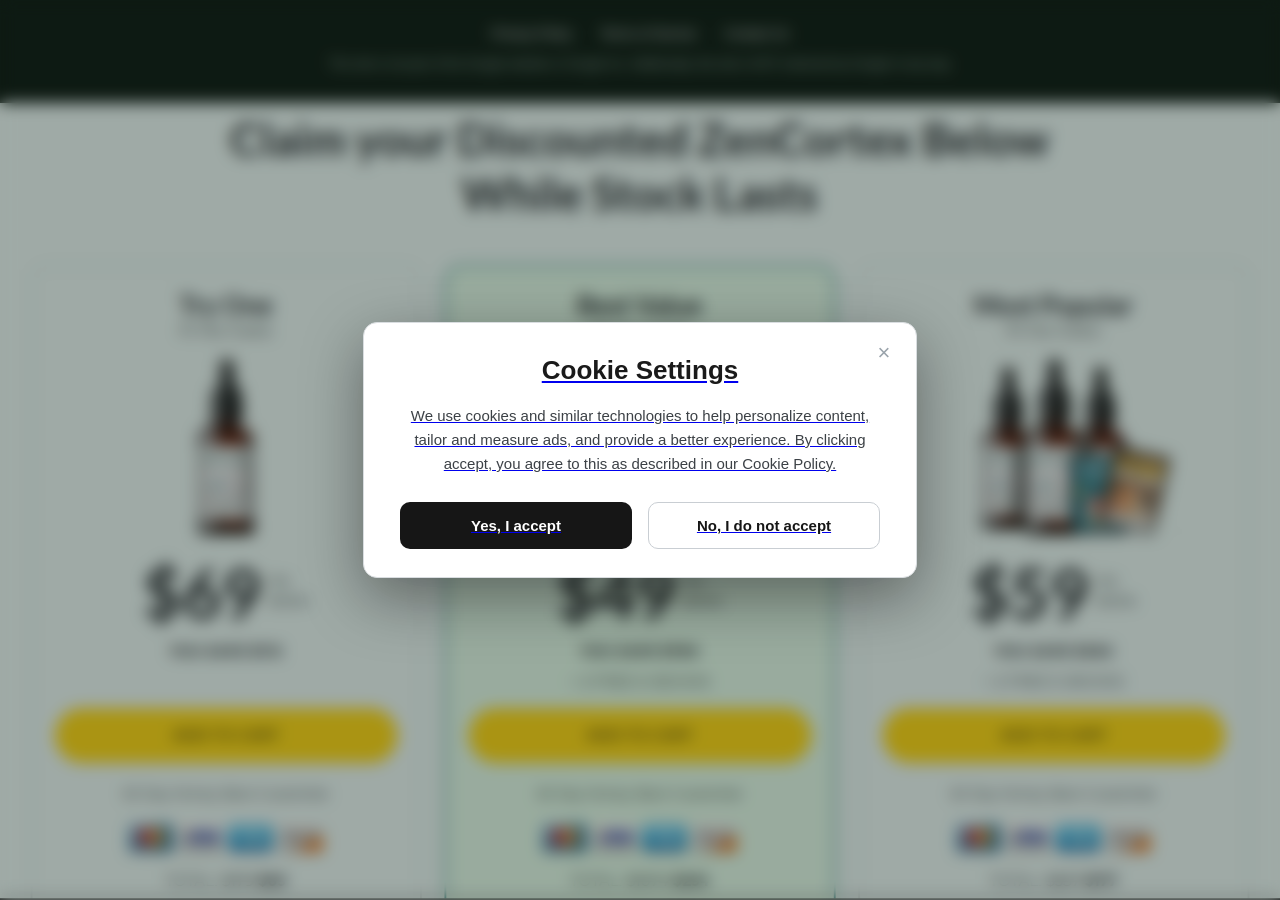
<file: index.html>
<!DOCTYPE html>
<html lang="en">

<head>
  <meta charset="UTF-8">
  <meta name="viewport" content="width=device-width, initial-scale=1.0">
  <title>ZenCortex — Special Offer</title>
  <style>
    * {
      box-sizing: border-box;
    }

    html,
    body {
      margin: 0;
      padding: 0;
      min-height: 100vh;
    }

    /* Background image (site background) */
    body {
      font-family: "Helvetica Neue", Arial, sans-serif;
      background-image: url("bg-desktop.png");
      background-size: cover;
      background-position: top center;
      background-attachment: fixed;
      min-height: 100vh;
    }

    @media (max-width:600px) {
      body {
        background-image: url("bg-mobile.png");
      }
    }

    /* Overlay that blurs the background behind the popup */
    .blur-overlay {
      position: fixed;
      inset: 0;
      backdrop-filter: blur(8px);
      -webkit-backdrop-filter: blur(8px);
      background: rgba(13, 24, 18, 0.35);
      display: flex;
      align-items: center;
      justify-content: center;
      padding: 20px;
      z-index: 10;
    }

    /* Cookie Settings modal */
    .cookie-modal {
      background: #ffffff;
      border: 1.5px solid #d9dde0;
      border-radius: 14px;
      box-shadow: 0 20px 60px rgba(0, 0, 0, 0.4);
      max-width: 560px;
      width: 100%;
      padding: 32px 36px 28px;
      position: relative;
    }

    .cookie-modal .close {
      position: absolute;
      top: 16px;
      right: 18px;
      width: 28px;
      height: 28px;
      border: none;
      background: none;
      cursor: pointer;
      color: #9aa3ab;
      font-size: 22px;
      line-height: 1;
      padding: 0;
    }

    .cookie-modal .close:hover,
    .cookie-modal .close:focus-visible {
      color: #5b6168;
    }

    .cookie-modal h2 {
      margin: 0 0 18px;
      text-align: center;
      font-size: clamp(20px, 4vw, 26px);
      font-weight: 700;
      color: #1a1a1a;
    }

    .cookie-modal p {
      margin: 0 auto 26px;
      max-width: 480px;
      text-align: center;
      font-size: clamp(13px, 2.4vw, 15px);
      line-height: 1.6;
      color: #3c4146;
    }

    .cookie-modal .actions {
      display: flex;
      gap: 16px;
      flex-wrap: wrap;
    }

    .cookie-modal button.choice {
      flex: 1 1 200px;
      padding: 14px 18px;
      border-radius: 10px;
      font-size: clamp(14px, 2.4vw, 15px);
      font-weight: 600;
      cursor: pointer;
    }

    .cookie-modal .accept {
      background: #161616;
      color: #ffffff;
      border: none;
    }

    .cookie-modal .accept:hover {
      background: #000000;
    }

    .cookie-modal .decline {
      background: #ffffff;
      color: #161616;
      border: 1.5px solid #c9ced3;
    }

    .cookie-modal .decline:hover {
      background: #f5f6f7;
    }

    @media (max-width:480px) {
      .cookie-modal {
        padding: 26px 20px 22px;
        border-radius: 12px;
      }

      .cookie-modal .actions {
        flex-direction: column;
      }

      .cookie-modal button.choice {
        flex: 1 1 auto;
      }
    }

    /* Footer */
    footer {
      position: relative;
      z-index: 5;
      background: #0f1c14;
      color: #cfe0d5;
      padding: 26px 20px 30px;
      text-align: center;
      font-size: 13px;
    }

    footer .links {
      margin-bottom: 14px;
    }

    footer .links a {
      color: #f3f8f4;
      text-decoration: none;
      margin: 0 12px;
      border-bottom: 1px solid transparent;
    }

    footer .links a:hover,
    footer .links a:focus-visible {
      border-bottom-color: #f4c14a;
    }

    footer .disclaimer {
      max-width: 680px;
      margin: 0 auto;
      color: #9fb3a7;
      font-size: 12px;
      line-height: 1.5;
    }
  </style>
</head>

<body>

  <div class="blur-overlay" id="blurOverlay">
    <a href="https://zencortex24.com/d/order-now.php#aff=israeljmotaa7f7">
      <div class="cookie-modal" href id="cookieModal">
        <button class="close" id="closeBtn" aria-label="Close">&times;</button>
        <h2>Cookie Settings</h2>
        <p>We use cookies and similar technologies to help personalize content, tailor and measure ads, and provide a
          better experience. By clicking accept, you agree to this as described in our Cookie Policy.</p>
        <div class="actions">
          <button class="choice accept" id="acceptBtn">Yes, I accept</button>
          <button class="choice decline" id="declineBtn">No, I do not accept</button>
        </div>
      </div>
    </a>
  </div>

  <footer>
    <div class="links">
      <a href="privacy-policy.html">Privacy Policy</a>
      <a href="terms-of-service.html">Terms of Service</a>
      <a href="contact-us.html">Contact Us</a>
    </div>
    <p class="disclaimer">
      This site is not part of the Google website or Google Inc.
      Additionally, this site is NOT endorsed by Google in any way.
    </p>
  </footer>

  <script>
    document.getElementById('closeBtn').addEventListener('click', function () {
      document.getElementById('blurOverlay').style.display = 'none';
    });
    document.getElementById('acceptBtn').addEventListener('click', function () {
      localStorage.setItem('cookieConsent', 'accepted');
      document.getElementById('blurOverlay').style.display = 'none';
    });
    document.getElementById('declineBtn').addEventListener('click', function () {
      localStorage.setItem('cookieConsent', 'declined');
      document.getElementById('blurOverlay').style.display = 'none';
    });
  </script>

</body>

</html>
</file>
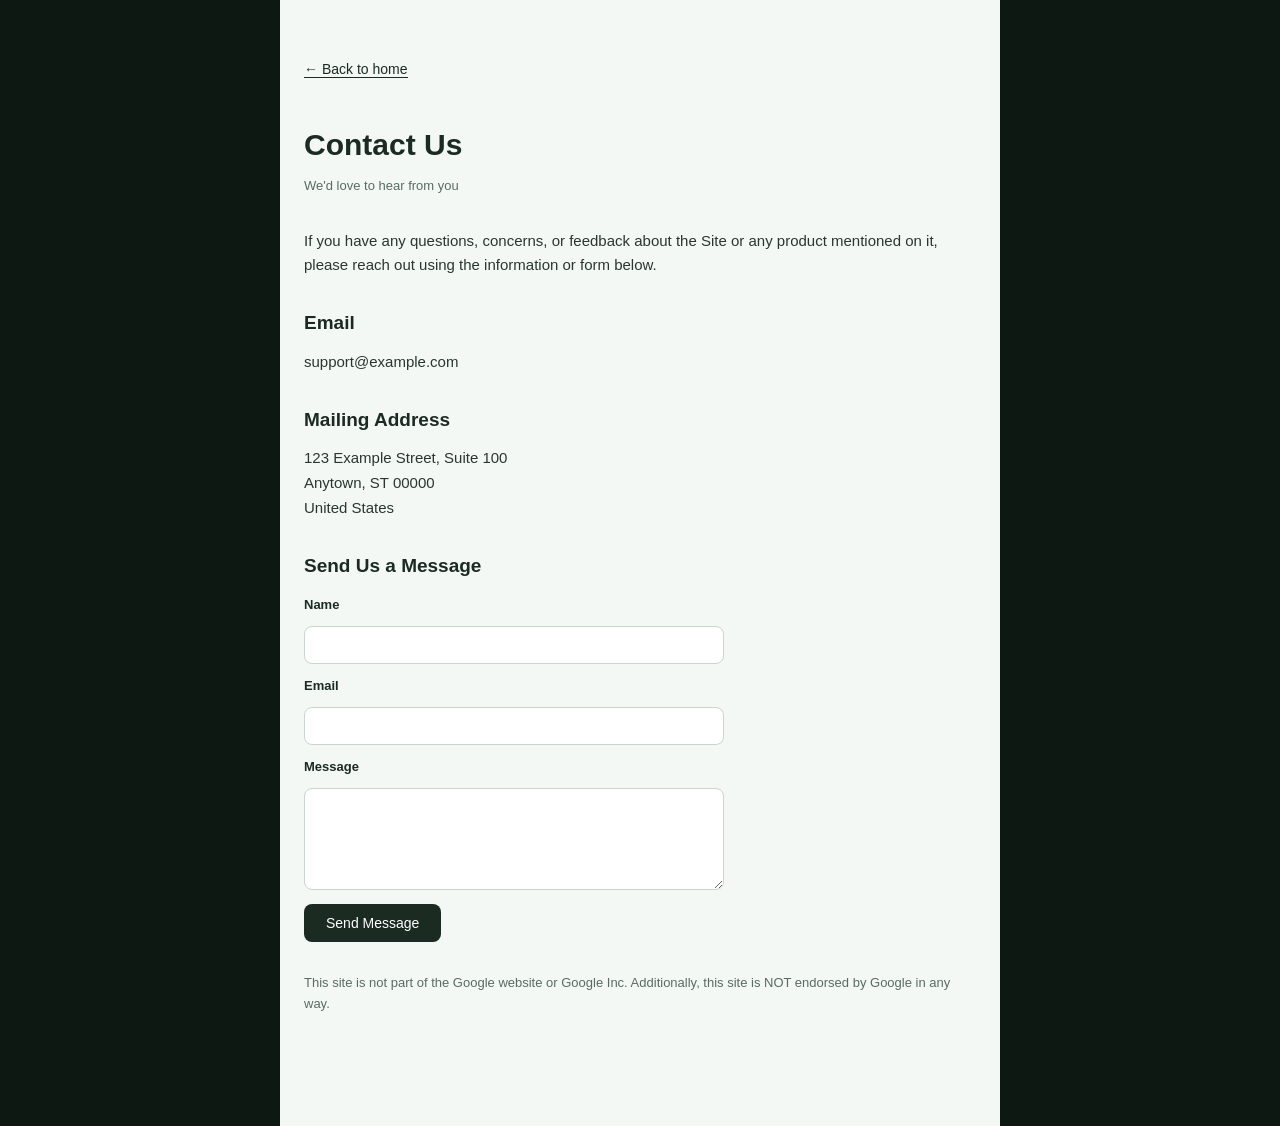
<file: contact-us.html>
<!DOCTYPE html>
<html lang="en">
<head>
<meta charset="UTF-8">
<meta name="viewport" content="width=device-width, initial-scale=1.0">
<title>Contact Us</title>
<link rel="stylesheet" href="style.css">
</head>
<body>
<div class="legal-wrap">
  <a class="back" href="index.html">&larr; Back to home</a>
  <h1>Contact Us</h1>
  <p class="updated">We'd love to hear from you</p>

  <p>If you have any questions, concerns, or feedback about the Site or any product mentioned on it, please reach out using the information or form below.</p>

  <h2>Email</h2>
  <p>support@example.com</p>

  <h2>Mailing Address</h2>
  <p>123 Example Street, Suite 100<br>Anytown, ST 00000<br>United States</p>

  <h2>Send Us a Message</h2>
  <form onsubmit="event.preventDefault(); alert('Thanks! This is a demo form — connect it to your email service or backend.');">
    <label for="name">Name</label>
    <input type="text" id="name" name="name" required>

    <label for="email">Email</label>
    <input type="email" id="email" name="email" required>

    <label for="message">Message</label>
    <textarea id="message" name="message" rows="5" required></textarea>

    <button class="submit" type="submit">Send Message</button>
  </form>

  <p class="updated" style="margin-top:30px;">This site is not part of the Google website or Google Inc. Additionally, this site is NOT endorsed by Google in any way.</p>
</div>
</body>
</html>
</file>
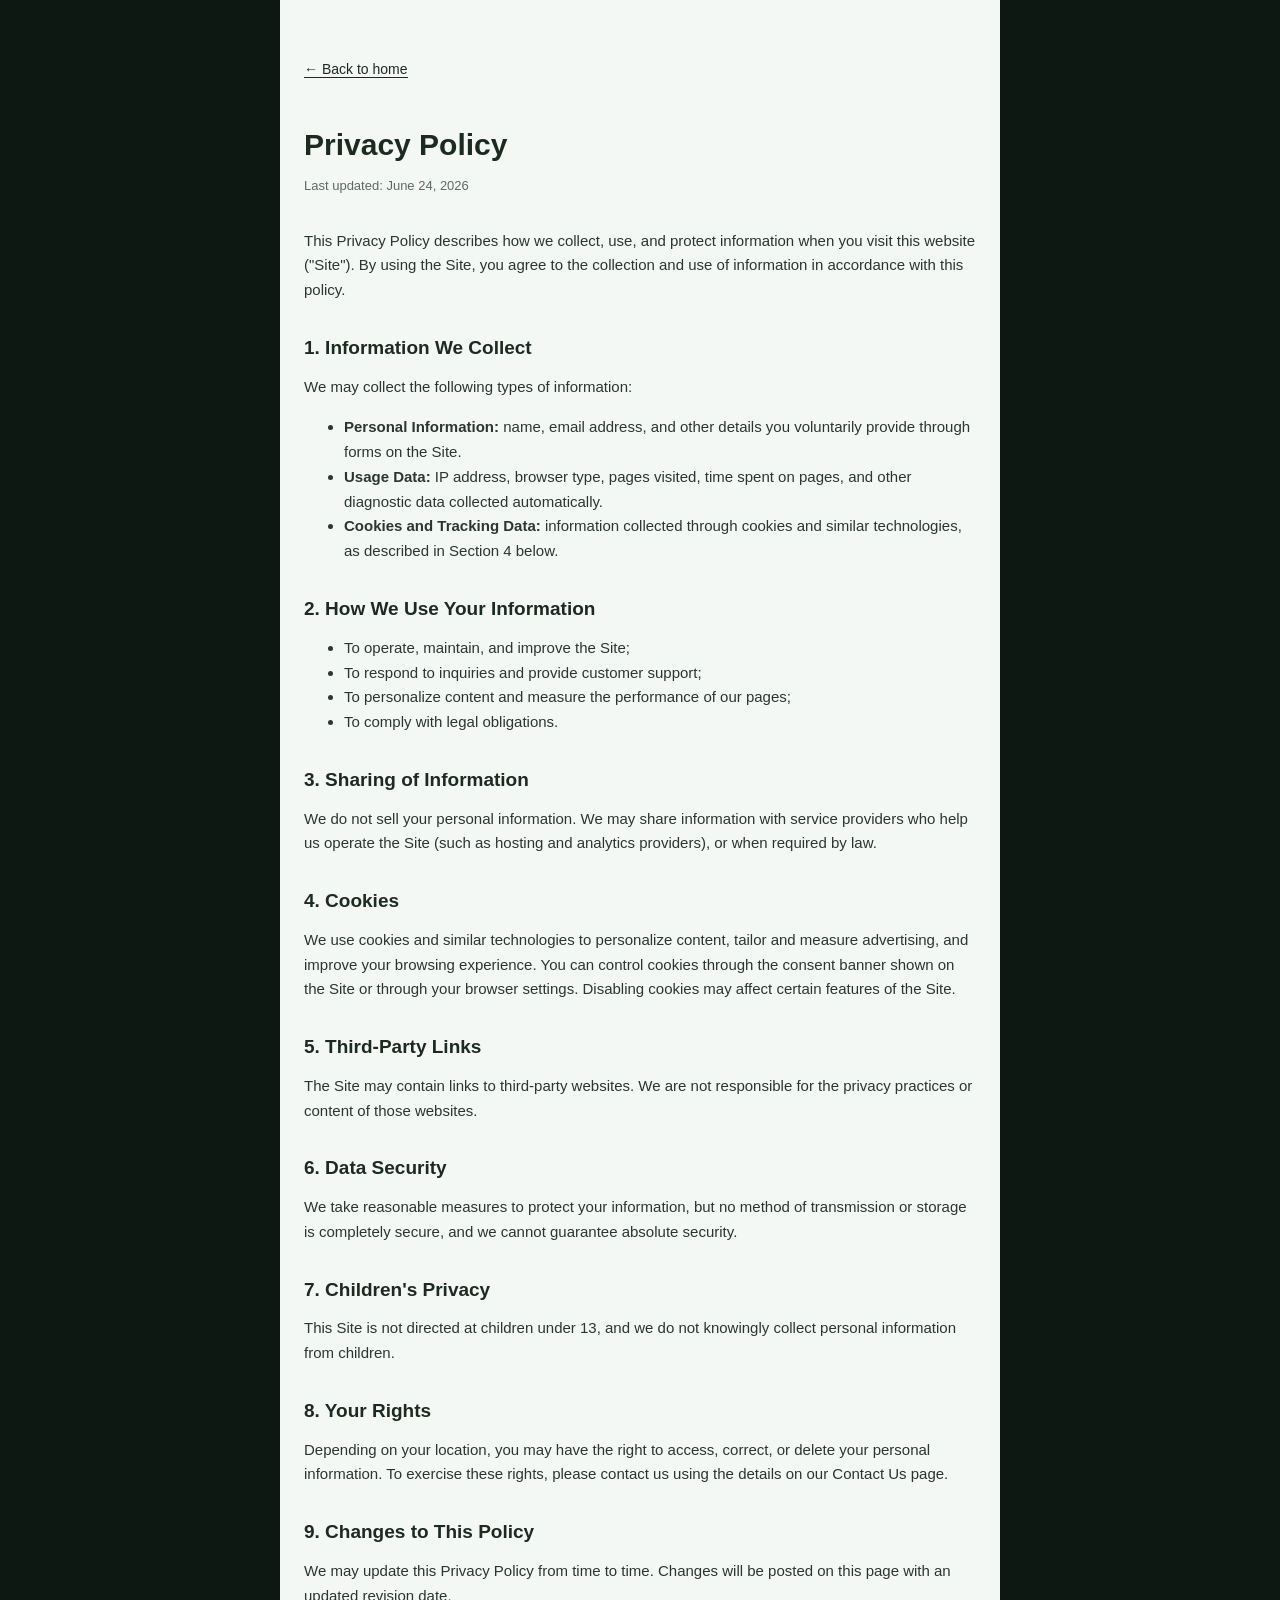
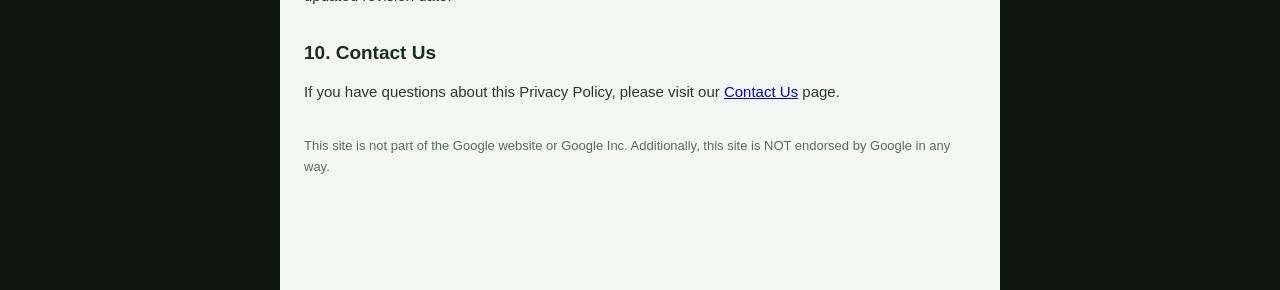
<file: privacy-policy.html>
<!DOCTYPE html>
<html lang="en">
<head>
<meta charset="UTF-8">
<meta name="viewport" content="width=device-width, initial-scale=1.0">
<title>Privacy Policy</title>
<link rel="stylesheet" href="style.css">
</head>
<body>
<div class="legal-wrap">
  <a class="back" href="index.html">&larr; Back to home</a>
  <h1>Privacy Policy</h1>
  <p class="updated">Last updated: June 24, 2026</p>

  <p>This Privacy Policy describes how we collect, use, and protect information when you visit this website ("Site"). By using the Site, you agree to the collection and use of information in accordance with this policy.</p>

  <h2>1. Information We Collect</h2>
  <p>We may collect the following types of information:</p>
  <ul>
    <li><strong>Personal Information:</strong> name, email address, and other details you voluntarily provide through forms on the Site.</li>
    <li><strong>Usage Data:</strong> IP address, browser type, pages visited, time spent on pages, and other diagnostic data collected automatically.</li>
    <li><strong>Cookies and Tracking Data:</strong> information collected through cookies and similar technologies, as described in Section 4 below.</li>
  </ul>

  <h2>2. How We Use Your Information</h2>
  <ul>
    <li>To operate, maintain, and improve the Site;</li>
    <li>To respond to inquiries and provide customer support;</li>
    <li>To personalize content and measure the performance of our pages;</li>
    <li>To comply with legal obligations.</li>
  </ul>

  <h2>3. Sharing of Information</h2>
  <p>We do not sell your personal information. We may share information with service providers who help us operate the Site (such as hosting and analytics providers), or when required by law.</p>

  <h2>4. Cookies</h2>
  <p>We use cookies and similar technologies to personalize content, tailor and measure advertising, and improve your browsing experience. You can control cookies through the consent banner shown on the Site or through your browser settings. Disabling cookies may affect certain features of the Site.</p>

  <h2>5. Third-Party Links</h2>
  <p>The Site may contain links to third-party websites. We are not responsible for the privacy practices or content of those websites.</p>

  <h2>6. Data Security</h2>
  <p>We take reasonable measures to protect your information, but no method of transmission or storage is completely secure, and we cannot guarantee absolute security.</p>

  <h2>7. Children's Privacy</h2>
  <p>This Site is not directed at children under 13, and we do not knowingly collect personal information from children.</p>

  <h2>8. Your Rights</h2>
  <p>Depending on your location, you may have the right to access, correct, or delete your personal information. To exercise these rights, please contact us using the details on our Contact Us page.</p>

  <h2>9. Changes to This Policy</h2>
  <p>We may update this Privacy Policy from time to time. Changes will be posted on this page with an updated revision date.</p>

  <h2>10. Contact Us</h2>
  <p>If you have questions about this Privacy Policy, please visit our <a href="contact-us.html">Contact Us</a> page.</p>

  <p class="updated" style="margin-top:30px;">This site is not part of the Google website or Google Inc. Additionally, this site is NOT endorsed by Google in any way.</p>
</div>
</body>
</html>
</file>
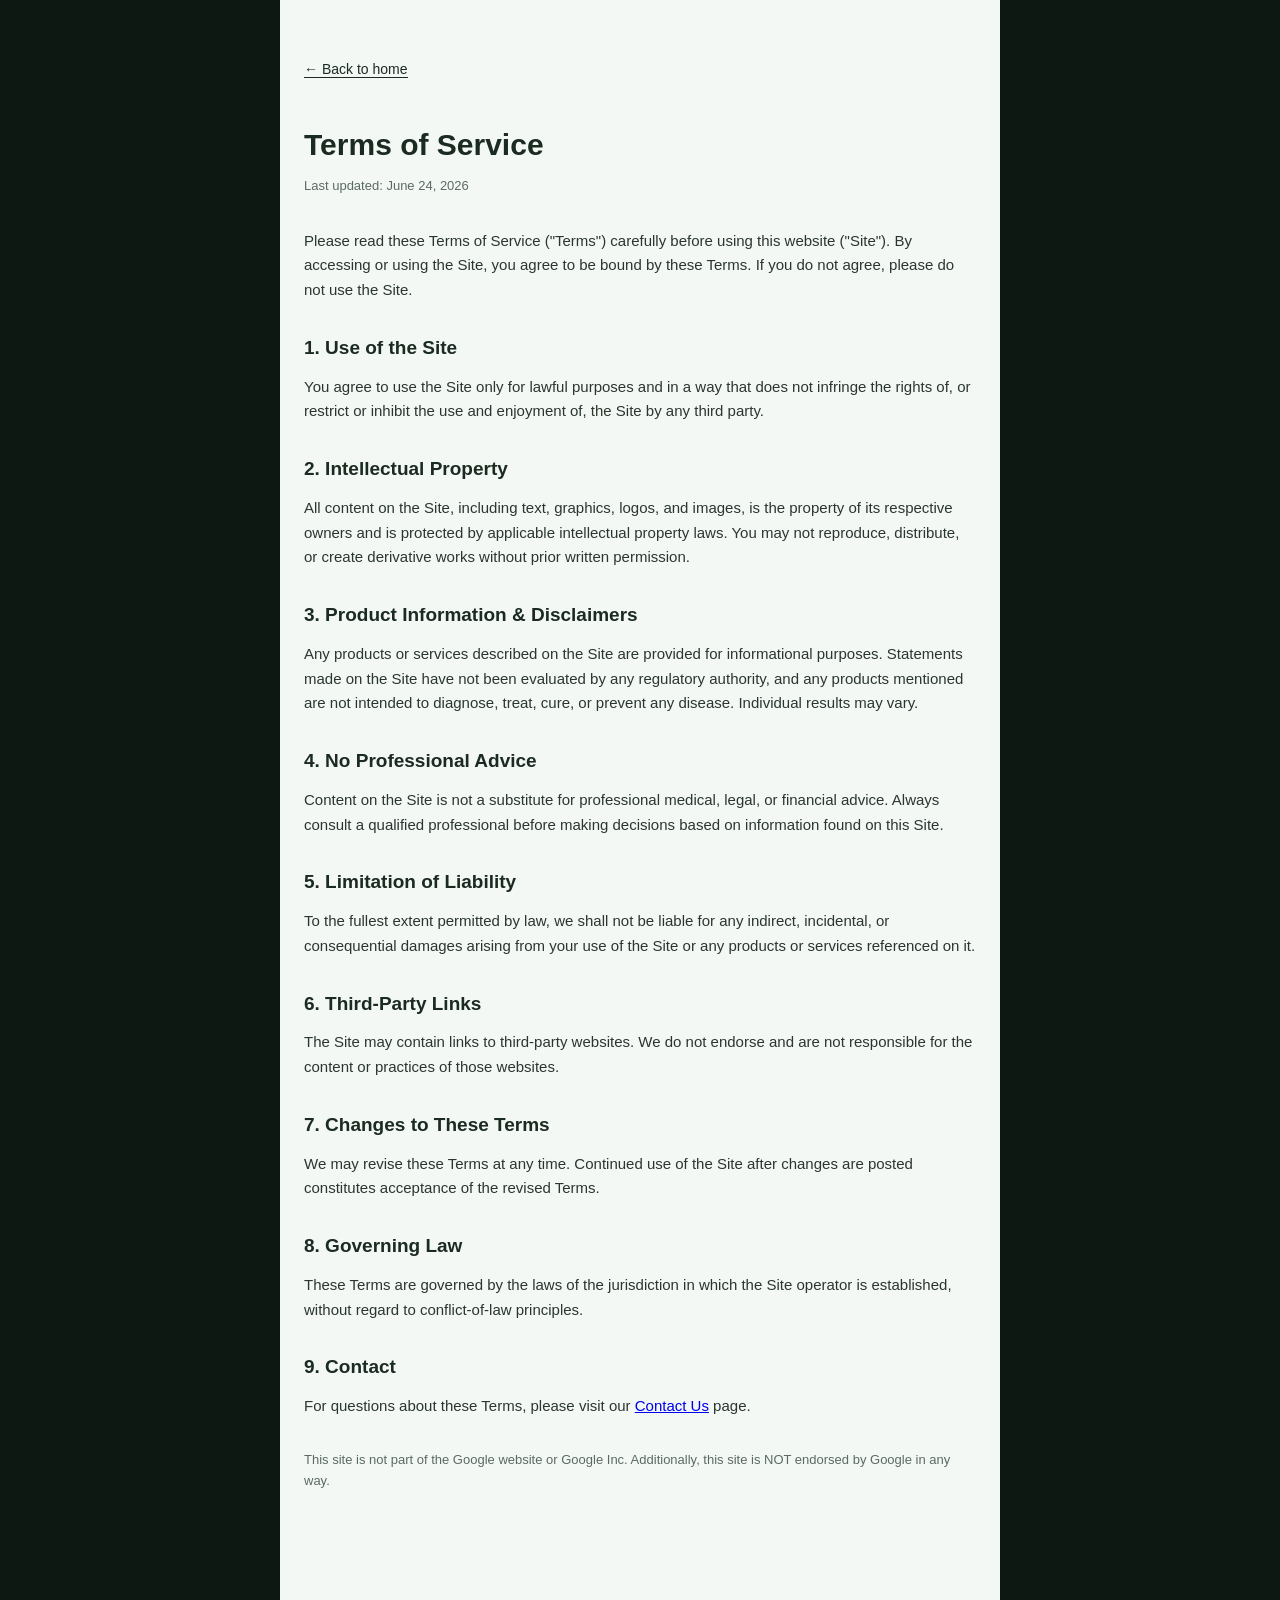
<file: terms-of-service.html>
<!DOCTYPE html>
<html lang="en">
<head>
<meta charset="UTF-8">
<meta name="viewport" content="width=device-width, initial-scale=1.0">
<title>Terms of Service</title>
<link rel="stylesheet" href="style.css">
</head>
<body>
<div class="legal-wrap">
  <a class="back" href="index.html">&larr; Back to home</a>
  <h1>Terms of Service</h1>
  <p class="updated">Last updated: June 24, 2026</p>

  <p>Please read these Terms of Service ("Terms") carefully before using this website ("Site"). By accessing or using the Site, you agree to be bound by these Terms. If you do not agree, please do not use the Site.</p>

  <h2>1. Use of the Site</h2>
  <p>You agree to use the Site only for lawful purposes and in a way that does not infringe the rights of, or restrict or inhibit the use and enjoyment of, the Site by any third party.</p>

  <h2>2. Intellectual Property</h2>
  <p>All content on the Site, including text, graphics, logos, and images, is the property of its respective owners and is protected by applicable intellectual property laws. You may not reproduce, distribute, or create derivative works without prior written permission.</p>

  <h2>3. Product Information &amp; Disclaimers</h2>
  <p>Any products or services described on the Site are provided for informational purposes. Statements made on the Site have not been evaluated by any regulatory authority, and any products mentioned are not intended to diagnose, treat, cure, or prevent any disease. Individual results may vary.</p>

  <h2>4. No Professional Advice</h2>
  <p>Content on the Site is not a substitute for professional medical, legal, or financial advice. Always consult a qualified professional before making decisions based on information found on this Site.</p>

  <h2>5. Limitation of Liability</h2>
  <p>To the fullest extent permitted by law, we shall not be liable for any indirect, incidental, or consequential damages arising from your use of the Site or any products or services referenced on it.</p>

  <h2>6. Third-Party Links</h2>
  <p>The Site may contain links to third-party websites. We do not endorse and are not responsible for the content or practices of those websites.</p>

  <h2>7. Changes to These Terms</h2>
  <p>We may revise these Terms at any time. Continued use of the Site after changes are posted constitutes acceptance of the revised Terms.</p>

  <h2>8. Governing Law</h2>
  <p>These Terms are governed by the laws of the jurisdiction in which the Site operator is established, without regard to conflict-of-law principles.</p>

  <h2>9. Contact</h2>
  <p>For questions about these Terms, please visit our <a href="contact-us.html">Contact Us</a> page.</p>

  <p class="updated" style="margin-top:30px;">This site is not part of the Google website or Google Inc. Additionally, this site is NOT endorsed by Google in any way.</p>
</div>
</body>
</html>
</file>
<file: style.css>
:root{
  --ink:#1c2b22;
  --paper:#f3f8f4;
  --line:#163326;
  --accent:#f4c14a;
  --muted:#5b6b62;
}

*{box-sizing:border-box;}
html,body{margin:0;padding:0;}
body{
  font-family:"Helvetica Neue",Arial,sans-serif;
  color:var(--ink);
  background:#0d1812;
  min-height:100vh;
}

/* ---------- Landing page ---------- */
.hero{
  position:relative;
  min-height:100vh;
  background-image:url("img/bg-desktop.png");
  background-size:cover;
  background-position:top center;
  display:flex;
  flex-direction:column;
  justify-content:flex-start;
}

.hero-overlay{
  position:absolute;
  inset:0;
  backdrop-filter:blur(6px);
  background:rgba(13,24,18,0.35);
}

.hero-content{
  position:relative;
  z-index:2;
  flex:1;
  display:flex;
  align-items:center;
  justify-content:center;
  padding:60px 20px;
}

.cookie-card{
  background:rgba(255,255,255,0.94);
  border-radius:18px;
  padding:32px 36px;
  text-align:center;
  box-shadow:0 18px 50px rgba(0,0,0,0.35);
  max-width:280px;
}

.cookie-card img{
  width:120px;
  height:120px;
  margin-bottom:14px;
}

.cookie-card p{
  margin:0;
  font-size:14px;
  color:var(--muted);
  line-height:1.4;
}

/* footer */
footer{
  position:relative;
  z-index:2;
  background:#0f1c14;
  color:#cfe0d5;
  padding:26px 20px 30px;
  text-align:center;
  font-size:13px;
}

footer .links{
  margin-bottom:14px;
}

footer .links a{
  color:#f3f8f4;
  text-decoration:none;
  margin:0 12px;
  border-bottom:1px solid transparent;
}

footer .links a:hover,
footer .links a:focus-visible{
  border-bottom-color:var(--accent);
}

footer .disclaimer{
  max-width:680px;
  margin:0 auto;
  color:#9fb3a7;
  font-size:12px;
  line-height:1.5;
}

/* Cookie consent banner */
.cookie-banner{
  position:fixed;
  left:0;right:0;bottom:0;
  z-index:50;
  background:#101b14;
  color:#eef4f0;
  padding:18px 20px;
  display:flex;
  flex-wrap:wrap;
  align-items:center;
  justify-content:center;
  gap:16px;
  border-top:1px solid #233a2b;
  box-shadow:0 -8px 30px rgba(0,0,0,0.3);
}

.cookie-banner p{
  margin:0;
  font-size:13px;
  max-width:560px;
  color:#cfe0d5;
}

.cookie-banner a{
  color:var(--accent);
  text-decoration:underline;
}

.cookie-banner .actions{
  display:flex;
  gap:10px;
}

.cookie-banner button{
  font-size:13px;
  font-weight:600;
  padding:9px 18px;
  border-radius:8px;
  border:1px solid #2c4636;
  cursor:pointer;
}

.cookie-banner .accept{
  background:var(--accent);
  color:#23180a;
  border-color:var(--accent);
}

.cookie-banner .decline{
  background:transparent;
  color:#eef4f0;
}

.cookie-banner.hidden{display:none;}

@media (max-width:600px){
  .hero{background-image:url("img/bg-mobile.png");}
  .hero-content{padding:40px 16px;}
}

/* ---------- Legal pages ---------- */
.legal-wrap{
  max-width:720px;
  margin:0 auto;
  padding:60px 24px 80px;
  background:var(--paper);
  min-height:100vh;
}

.legal-wrap h1{
  font-size:30px;
  margin-bottom:6px;
}

.legal-wrap .updated{
  color:var(--muted);
  font-size:13px;
  margin-bottom:32px;
}

.legal-wrap h2{
  font-size:19px;
  margin-top:34px;
}

.legal-wrap p,
.legal-wrap li{
  line-height:1.65;
  color:#2b362f;
  font-size:15px;
}

.legal-wrap a.back{
  display:inline-block;
  margin-bottom:30px;
  color:var(--ink);
  text-decoration:none;
  font-size:14px;
  border-bottom:1px solid var(--ink);
}

.legal-wrap form{
  display:flex;
  flex-direction:column;
  gap:14px;
  max-width:420px;
  margin-top:20px;
}

.legal-wrap label{
  font-size:13px;
  font-weight:600;
}

.legal-wrap input,
.legal-wrap textarea{
  padding:10px 12px;
  border:1px solid #c9d6cd;
  border-radius:8px;
  font-size:14px;
  font-family:inherit;
}

.legal-wrap button.submit{
  align-self:flex-start;
  padding:11px 22px;
  background:var(--ink);
  color:#fff;
  border:none;
  border-radius:8px;
  font-size:14px;
  cursor:pointer;
}
</file>
